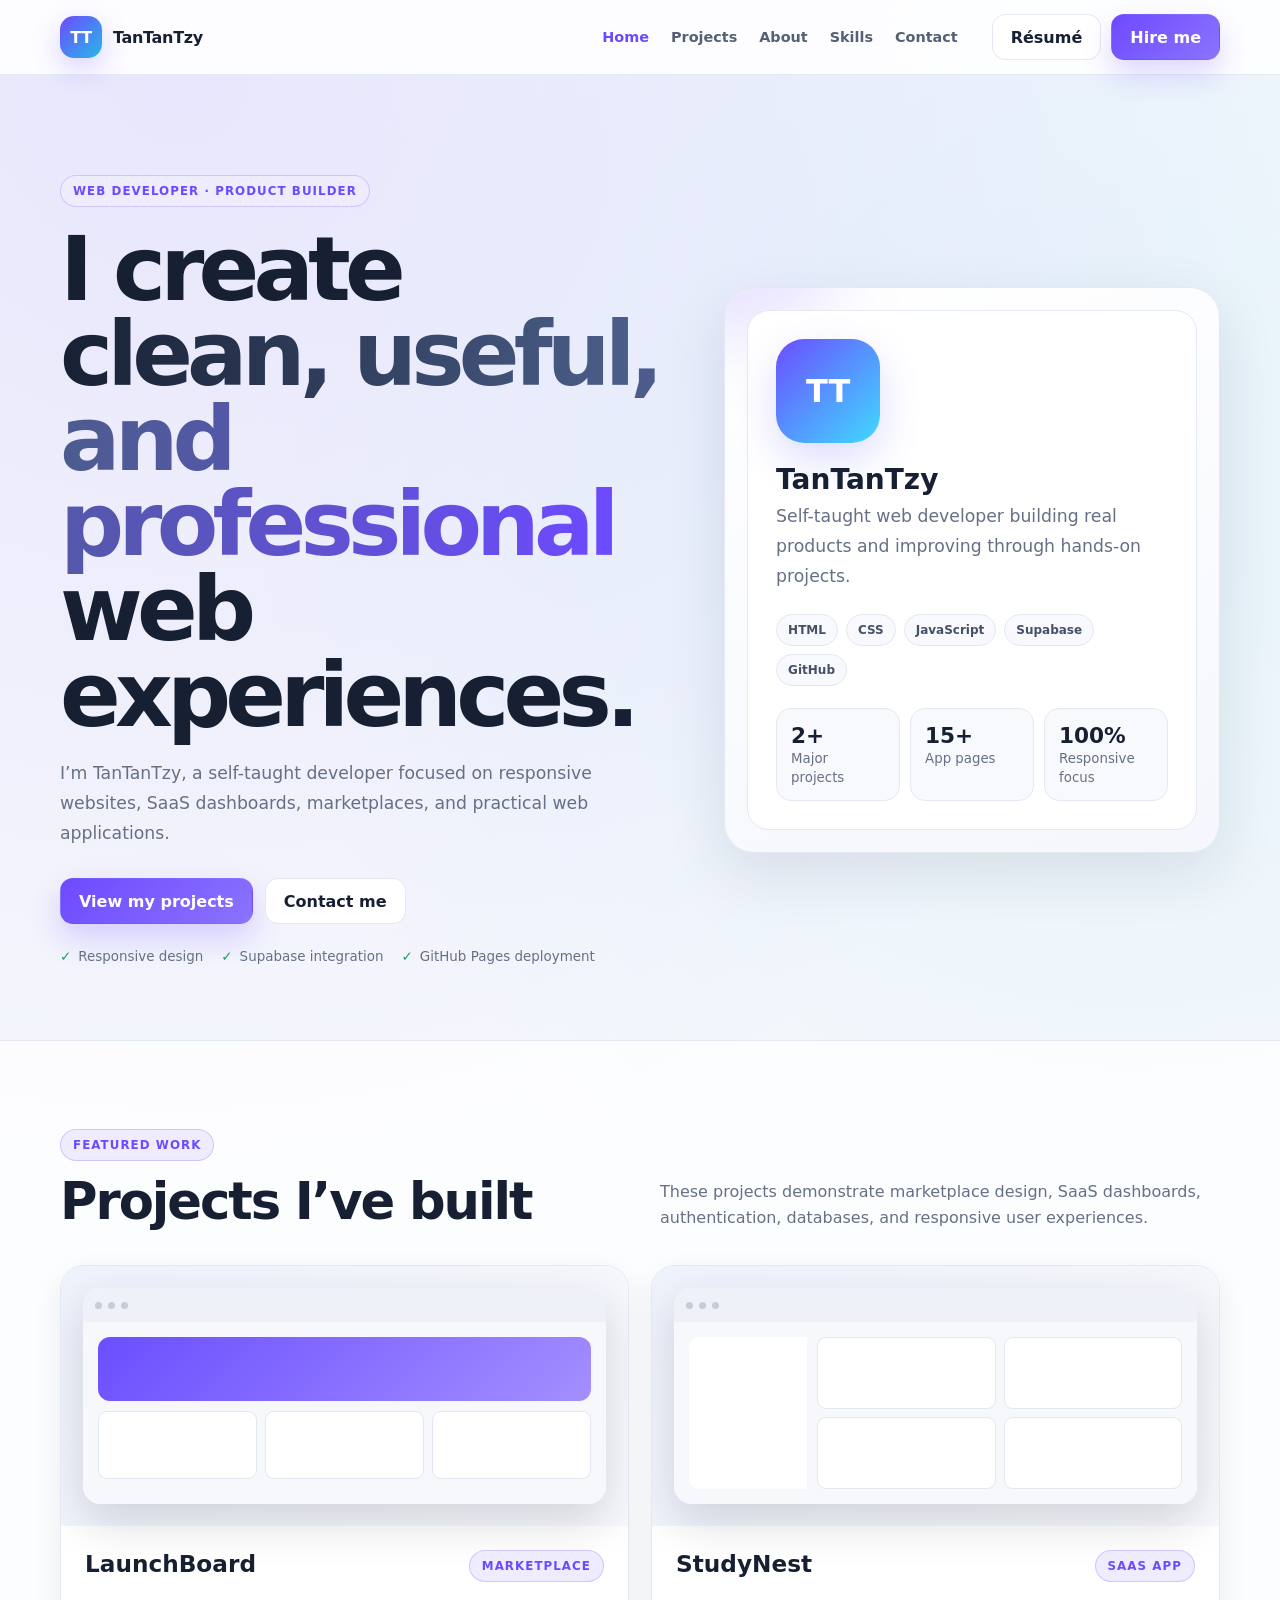
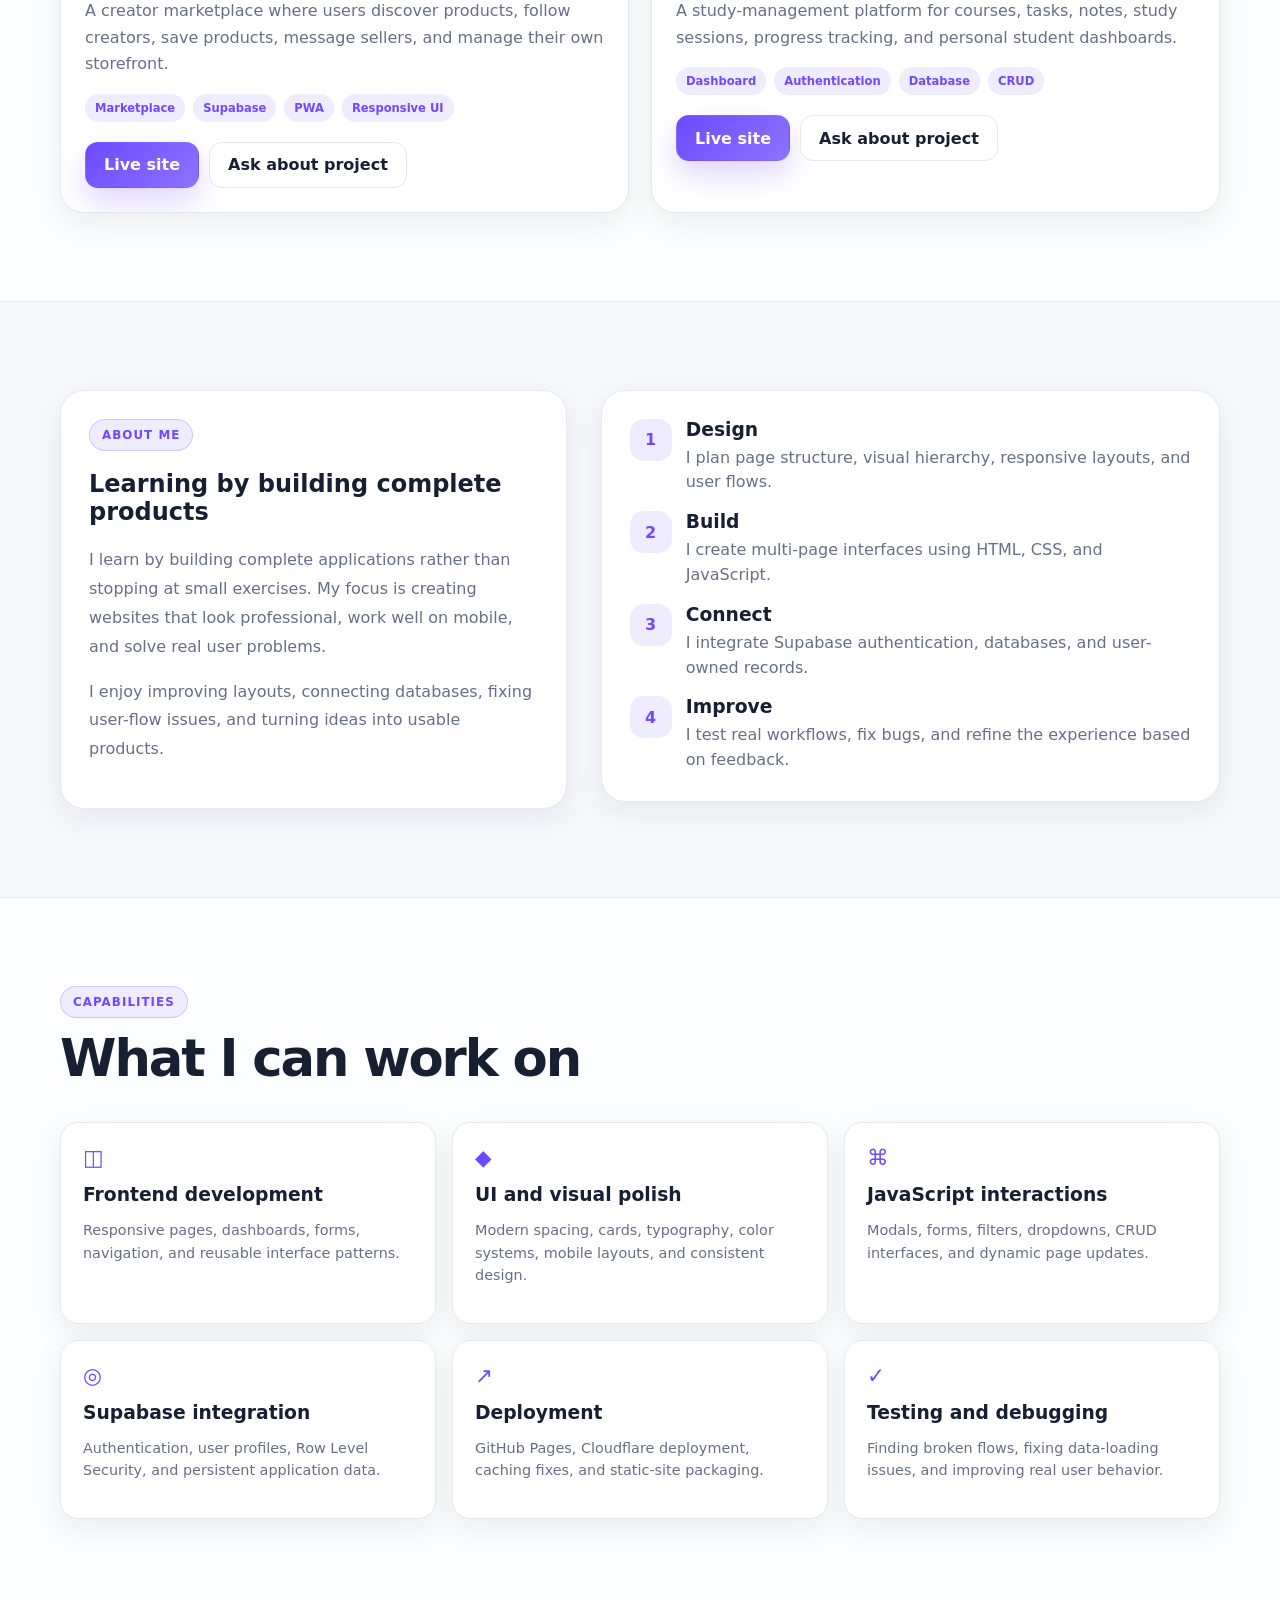
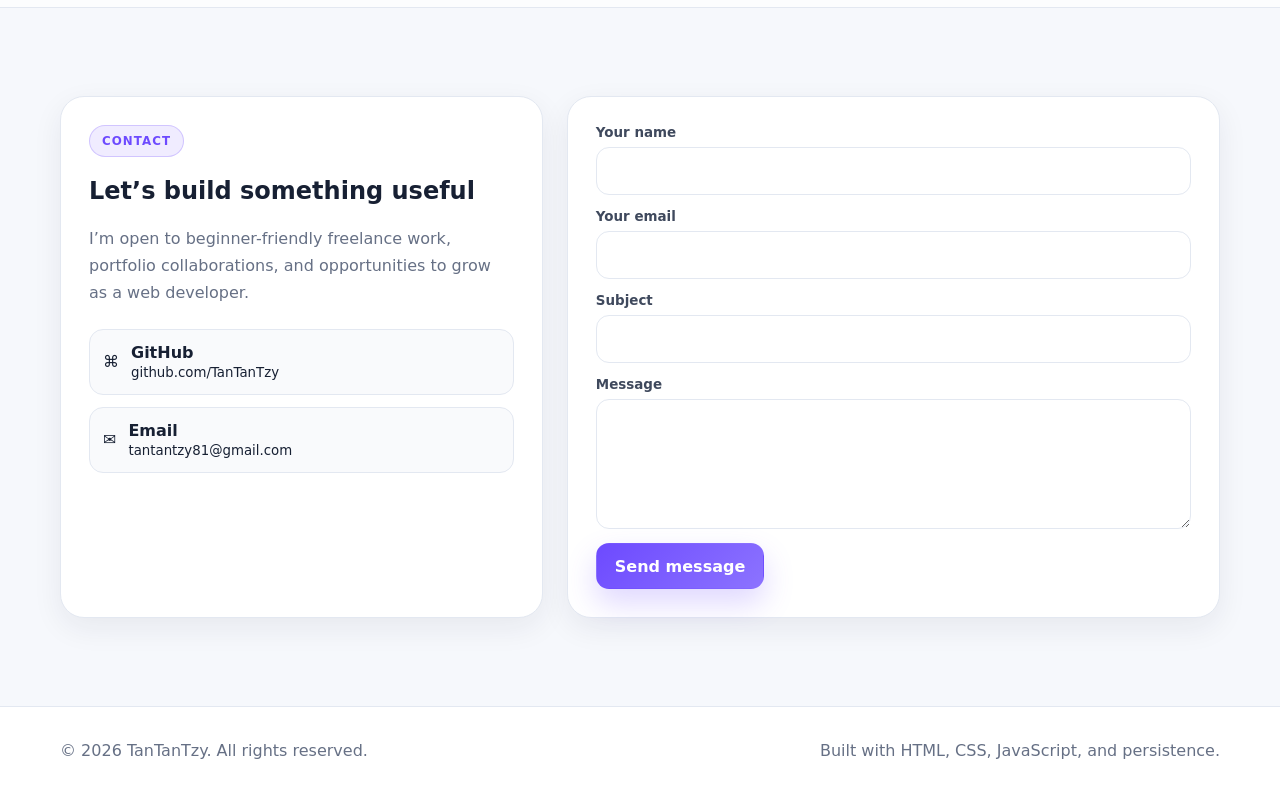
<file: index.html>
<!doctype html>
<html lang="en">
<head>
  <meta charset="utf-8">
  <meta name="viewport" content="width=device-width,initial-scale=1">
  <meta name="description" content="TanTanTzy portfolio — web developer and creator of LaunchBoard and StudyNest.">
  <title>TanTanTzy — Web Developer Portfolio</title>
  <link rel="stylesheet" href="styles.css">
  <script defer src="app.js"></script>
</head>
<body>
<header class="topbar">
  <div class="container nav">
    <a class="brand" href="#home"><span class="brand-mark">TT</span>TanTanTzy</a>
    <nav class="navlinks">
      <a href="#home" class="active">Home</a>
      <a href="#projects">Projects</a>
      <a href="#about">About</a>
      <a href="#skills">Skills</a>
      <a href="#contact">Contact</a>
    </nav>
    <div class="nav-actions">
      <a class="btn btn-secondary" href="resume.html">Résumé</a>
      <a class="btn btn-primary" href="#contact">Hire me</a>
    </div>
  </div>
</header>

<main>
<section class="hero" id="home">
  <div class="container hero-grid">
    <div>
      <span class="eyebrow">Web developer · Product builder</span>
      <h1>I create <span class="gradient-text">clean, useful, and professional</span> web experiences.</h1>
      <p>I’m TanTanTzy, a self-taught developer focused on responsive websites, SaaS dashboards, marketplaces, and practical web applications.</p>
      <div class="hero-actions">
        <a class="btn btn-primary" href="#projects">View my projects</a>
        <a class="btn btn-secondary" href="#contact">Contact me</a>
      </div>
      <div class="hero-meta">
        <span>Responsive design</span>
        <span>Supabase integration</span>
        <span>GitHub Pages deployment</span>
      </div>
    </div>
    <div class="hero-card">
      <div class="profile-panel">
        <div class="profile-avatar">TT</div>
        <h2>TanTanTzy</h2>
        <p>Self-taught web developer building real products and improving through hands-on projects.</p>
        <div class="skill-pills">
          <span>HTML</span><span>CSS</span><span>JavaScript</span><span>Supabase</span><span>GitHub</span>
        </div>
        <div class="profile-stats">
          <div class="profile-stat"><strong>2+</strong><small>Major projects</small></div>
          <div class="profile-stat"><strong>15+</strong><small>App pages</small></div>
          <div class="profile-stat"><strong>100%</strong><small>Responsive focus</small></div>
        </div>
      </div>
    </div>
  </div>
</section>

<section class="section section-soft" id="projects">
  <div class="container">
    <div class="section-head">
      <div><span class="eyebrow">Featured work</span><h2>Projects I’ve built</h2></div>
      <p>These projects demonstrate marketplace design, SaaS dashboards, authentication, databases, and responsive user experiences.</p>
    </div>

    <div class="project-grid">
      <article class="project-card">
        <div class="project-visual">
          <div class="browser">
            <div class="browser-bar"><i></i><i></i><i></i></div>
            <div class="browser-body"><div class="lb-hero"></div><div class="lb-grid"><span></span><span></span><span></span></div></div>
          </div>
        </div>
        <div class="project-copy">
          <div class="project-top"><h3>LaunchBoard</h3><span class="eyebrow">Marketplace</span></div>
          <p>A creator marketplace where users discover products, follow creators, save products, message sellers, and manage their own storefront.</p>
          <div class="tags"><span>Marketplace</span><span>Supabase</span><span>PWA</span><span>Responsive UI</span></div>
          <div class="project-actions">
            <a class="btn btn-primary" href="https://launchboard.chayentot.workers.dev" target="_blank" rel="noopener">Live site</a>
            <a class="btn btn-secondary" href="#contact">Ask about project</a>
          </div>
        </div>
      </article>

      <article class="project-card">
        <div class="project-visual">
          <div class="browser">
            <div class="browser-bar"><i></i><i></i><i></i></div>
            <div class="browser-body"><div class="sn-sidebar"></div><div class="sn-main"><span></span><span></span><span></span><span></span></div></div>
          </div>
        </div>
        <div class="project-copy">
          <div class="project-top"><h3>StudyNest</h3><span class="eyebrow">SaaS app</span></div>
          <p>A study-management platform for courses, tasks, notes, study sessions, progress tracking, and personal student dashboards.</p>
          <div class="tags"><span>Dashboard</span><span>Authentication</span><span>Database</span><span>CRUD</span></div>
          <div class="project-actions">
            <a class="btn btn-primary" href="https://tantantzy.github.io/studynest/" target="_blank" rel="noopener">Live site</a>
            <a class="btn btn-secondary" href="#contact">Ask about project</a>
          </div>
        </div>
      </article>
    </div>
  </div>
</section>

<section class="section" id="about">
  <div class="container about-grid">
    <article class="about-card">
      <span class="eyebrow">About me</span>
      <h2>Learning by building complete products</h2>
      <p>I learn by building complete applications rather than stopping at small exercises. My focus is creating websites that look professional, work well on mobile, and solve real user problems.</p>
      <p>I enjoy improving layouts, connecting databases, fixing user-flow issues, and turning ideas into usable products.</p>
    </article>
    <article class="skills-card">
      <div class="timeline">
        <div class="timeline-item"><span class="timeline-dot">1</span><div><h3>Design</h3><p>I plan page structure, visual hierarchy, responsive layouts, and user flows.</p></div></div>
        <div class="timeline-item"><span class="timeline-dot">2</span><div><h3>Build</h3><p>I create multi-page interfaces using HTML, CSS, and JavaScript.</p></div></div>
        <div class="timeline-item"><span class="timeline-dot">3</span><div><h3>Connect</h3><p>I integrate Supabase authentication, databases, and user-owned records.</p></div></div>
        <div class="timeline-item"><span class="timeline-dot">4</span><div><h3>Improve</h3><p>I test real workflows, fix bugs, and refine the experience based on feedback.</p></div></div>
      </div>
    </article>
  </div>
</section>

<section class="section section-soft" id="skills">
  <div class="container">
    <div class="section-head"><div><span class="eyebrow">Capabilities</span><h2>What I can work on</h2></div></div>
    <div class="skills-grid">
      <article class="skill-card"><span>◫</span><h3>Frontend development</h3><p>Responsive pages, dashboards, forms, navigation, and reusable interface patterns.</p></article>
      <article class="skill-card"><span>◆</span><h3>UI and visual polish</h3><p>Modern spacing, cards, typography, color systems, mobile layouts, and consistent design.</p></article>
      <article class="skill-card"><span>⌘</span><h3>JavaScript interactions</h3><p>Modals, forms, filters, dropdowns, CRUD interfaces, and dynamic page updates.</p></article>
      <article class="skill-card"><span>◎</span><h3>Supabase integration</h3><p>Authentication, user profiles, Row Level Security, and persistent application data.</p></article>
      <article class="skill-card"><span>↗</span><h3>Deployment</h3><p>GitHub Pages, Cloudflare deployment, caching fixes, and static-site packaging.</p></article>
      <article class="skill-card"><span>✓</span><h3>Testing and debugging</h3><p>Finding broken flows, fixing data-loading issues, and improving real user behavior.</p></article>
    </div>
  </div>
</section>

<section class="section" id="contact">
  <div class="container contact-grid">
    <article class="contact-card">
      <span class="eyebrow">Contact</span>
      <h2>Let’s build something useful</h2>
      <p>I’m open to beginner-friendly freelance work, portfolio collaborations, and opportunities to grow as a web developer.</p>
      <div class="contact-list">
        <a class="contact-item" href="https://github.com/TanTanTzy" target="_blank" rel="noopener"><span>⌘</span><div><strong>GitHub</strong><br><small>github.com/TanTanTzy</small></div></a>
        <button class="contact-item" id="copyEmail" type="button"><span>✉</span><div><strong>Email</strong><br><small>tantantzy81@gmail.com</small></div></button>
      </div>
    </article>
    <form class="contact-form" id="contactForm">
      <div class="field"><label>Your name</label><input class="input" name="name" required></div>
      <div class="field"><label>Your email</label><input class="input" type="email" name="email" required></div>
      <div class="field"><label>Subject</label><input class="input" name="subject" required></div>
      <div class="field"><label>Message</label><textarea class="input" name="message" required></textarea></div>
      <button class="btn btn-primary" type="submit">Send message</button>
    </form>
  </div>
</section>
</main>

<footer class="footer">
  <div class="container footer-row">
    <span>© 2026 TanTanTzy. All rights reserved.</span>
    <span>Built with HTML, CSS, JavaScript, and persistence.</span>
  </div>
</footer>
</body>
</html>
</file>
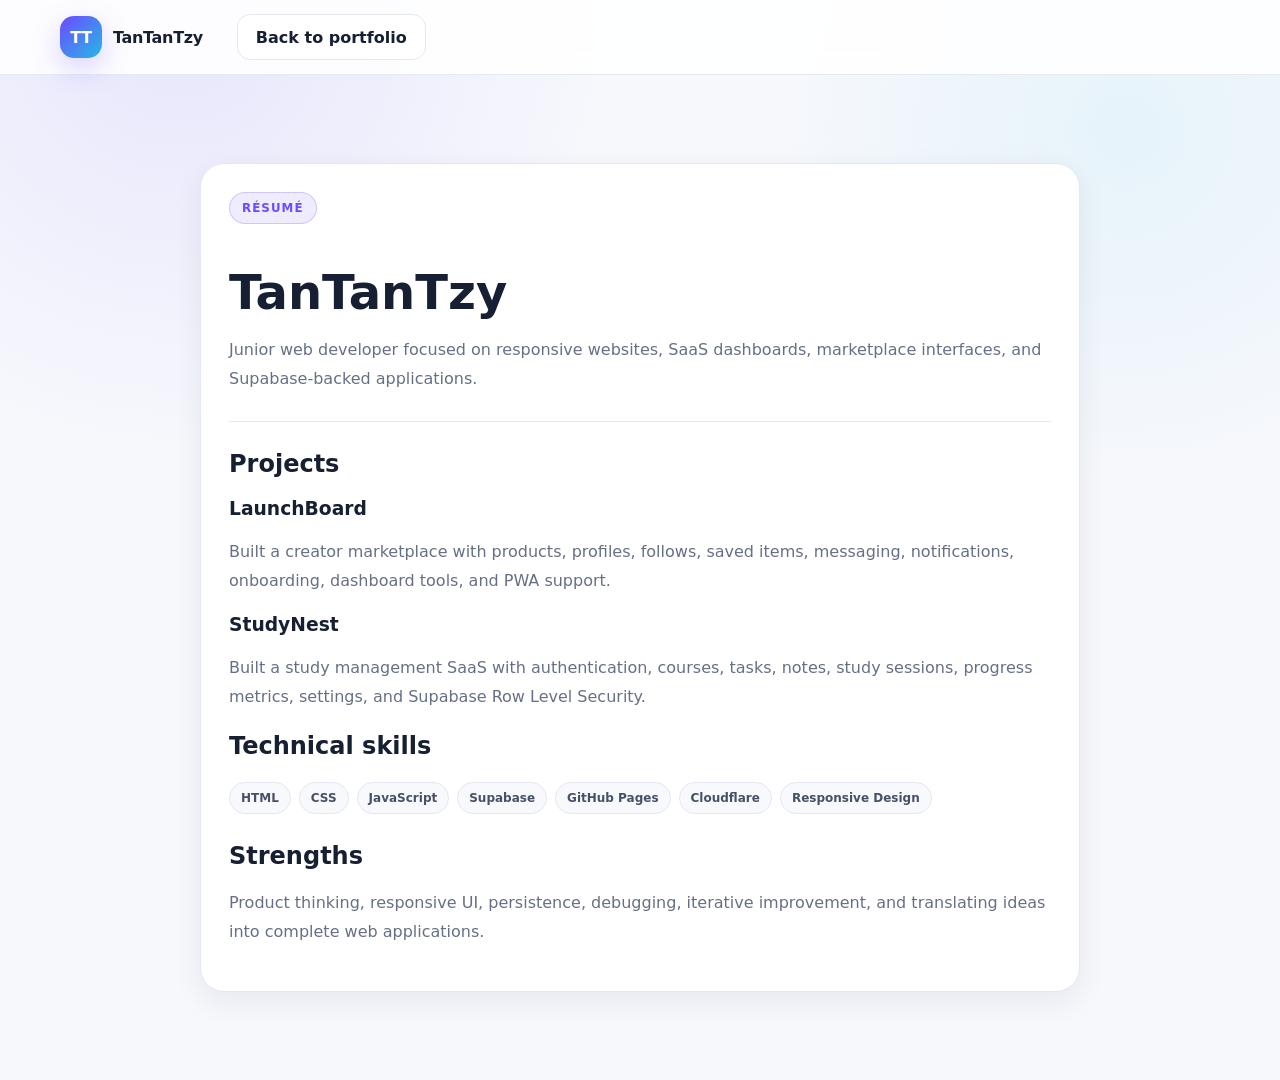
<file: resume.html>
<!doctype html>
<html lang="en">
<head>
<meta charset="utf-8"><meta name="viewport" content="width=device-width,initial-scale=1">
<title>Résumé · TanTanTzy</title><link rel="stylesheet" href="styles.css">
</head>
<body>
<header class="topbar"><div class="container nav"><a class="brand" href="index.html"><span class="brand-mark">TT</span>TanTanTzy</a><div class="nav-actions"><a class="btn btn-secondary" href="index.html">Back to portfolio</a></div></div></header>
<main class="section">
  <div class="container" style="max-width:880px">
    <article class="about-card">
      <span class="eyebrow">Résumé</span>
      <h1 style="font-size:3rem;margin-bottom:8px">TanTanTzy</h1>
      <p>Junior web developer focused on responsive websites, SaaS dashboards, marketplace interfaces, and Supabase-backed applications.</p>
      <hr style="border:0;border-top:1px solid var(--line);margin:28px 0">
      <h2>Projects</h2>
      <h3>LaunchBoard</h3>
      <p>Built a creator marketplace with products, profiles, follows, saved items, messaging, notifications, onboarding, dashboard tools, and PWA support.</p>
      <h3>StudyNest</h3>
      <p>Built a study management SaaS with authentication, courses, tasks, notes, study sessions, progress metrics, settings, and Supabase Row Level Security.</p>
      <h2>Technical skills</h2>
      <div class="skill-pills"><span>HTML</span><span>CSS</span><span>JavaScript</span><span>Supabase</span><span>GitHub Pages</span><span>Cloudflare</span><span>Responsive Design</span></div>
      <h2 style="margin-top:28px">Strengths</h2>
      <p>Product thinking, responsive UI, persistence, debugging, iterative improvement, and translating ideas into complete web applications.</p>
    </article>
  </div>
</main>
</body>
</html>
</file>
<file: styles.css>
:root{
  --bg:#f6f8fc;
  --bg-soft:#ffffff;
  --surface:#ffffff;
  --surface-2:#eef3fb;
  --text:#172033;
  --muted:#667085;
  --line:#e3e8f1;
  --primary:#6d4aff;
  --primary-2:#5736e8;
  --cyan:#27b8e6;
  --green:#1f9d68;
  --shadow:0 20px 60px rgba(23,32,51,.10);
  --shadow-soft:0 10px 30px rgba(23,32,51,.07);
  --radius:24px;
}
*{box-sizing:border-box}
html{scroll-behavior:smooth}
body{
  margin:0;
  font-family:Inter,ui-sans-serif,system-ui,-apple-system,BlinkMacSystemFont,"Segoe UI",sans-serif;
  color:var(--text);
  background:
    radial-gradient(circle at 14% 2%,rgba(109,74,255,.10),transparent 28%),
    radial-gradient(circle at 88% 12%,rgba(39,184,230,.08),transparent 24%),
    var(--bg);
}
a{color:inherit;text-decoration:none}
img{display:block;max-width:100%}
button,input,textarea{font:inherit}
button{cursor:pointer}
.container{width:min(1160px,calc(100% - 32px));margin:auto}
.topbar{
  position:sticky;top:0;z-index:50;
  border-bottom:1px solid rgba(227,232,241,.9);
  background:rgba(255,255,255,.88);
  backdrop-filter:blur(16px);
}
.nav{min-height:74px;display:flex;align-items:center;gap:24px}
.brand{display:flex;align-items:center;gap:11px;font-weight:900;letter-spacing:-.02em}
.brand-mark{
  width:42px;height:42px;border-radius:14px;display:grid;place-items:center;
  background:linear-gradient(135deg,var(--primary),var(--cyan));color:#fff;
  box-shadow:0 10px 28px rgba(109,74,255,.25);
}
.navlinks{display:flex;align-items:center;gap:22px;margin-left:auto}
.navlinks a{font-size:.9rem;color:#566074;font-weight:750}
.navlinks a:hover,.navlinks a.active{color:var(--primary)}
.nav-actions{display:flex;align-items:center;gap:10px;margin-left:10px}
.btn{
  min-height:46px;padding:0 18px;border-radius:13px;border:1px solid transparent;
  display:inline-flex;align-items:center;justify-content:center;gap:8px;
  font-weight:850;transition:.2s ease;
}
.btn:hover{transform:translateY(-2px)}
.btn-primary{
  background:linear-gradient(135deg,var(--primary),#8c73ff);color:#fff;
  box-shadow:0 14px 30px rgba(109,74,255,.22)
}
.btn-primary:hover{background:linear-gradient(135deg,var(--primary-2),#7b62f0)}
.btn-secondary{border-color:var(--line);background:#fff;color:var(--text)}
.btn-ghost{background:transparent;border-color:var(--line)}
.hero{padding:100px 0 76px;overflow:hidden}
.hero-grid{display:grid;grid-template-columns:1.1fr .9fr;gap:58px;align-items:center}
.eyebrow{
  display:inline-flex;align-items:center;gap:8px;
  padding:8px 12px;border:1px solid rgba(109,74,255,.24);
  border-radius:999px;background:#f0ecff;
  color:var(--primary);font-size:.74rem;font-weight:900;letter-spacing:.09em;text-transform:uppercase
}
.hero h1{font-size:clamp(3rem,7vw,5.7rem);line-height:.95;letter-spacing:-.065em;margin:20px 0}
.gradient-text{
  background:linear-gradient(90deg,#172033 0%,#4a5d87 42%,#6d4aff 100%);
  -webkit-background-clip:text;background-clip:text;color:transparent;
}
.hero p{max-width:650px;color:var(--muted);font-size:1.08rem;line-height:1.75}
.hero-actions{display:flex;flex-wrap:wrap;gap:12px;margin-top:30px}
.hero-meta{display:flex;flex-wrap:wrap;gap:18px;margin-top:25px;color:var(--muted);font-size:.84rem}
.hero-meta span::before{content:"✓";color:var(--green);font-weight:900;margin-right:7px}
.hero-card{
  position:relative;padding:22px;border:1px solid var(--line);border-radius:30px;
  background:linear-gradient(160deg,#fff,#f5f7fc);
  box-shadow:var(--shadow);overflow:hidden
}
.hero-card::before{
  content:"";position:absolute;inset:-30% auto auto -20%;width:220px;height:220px;border-radius:50%;
  background:rgba(109,74,255,.15);filter:blur(35px)
}
.profile-panel{position:relative;z-index:1;padding:28px;border-radius:22px;background:#fff;border:1px solid var(--line)}
.profile-avatar{
  width:104px;height:104px;border-radius:28px;display:grid;place-items:center;
  background:linear-gradient(135deg,#6b4eff,#40d9ff);color:#fff;font-size:2rem;font-weight:900;
  box-shadow:0 16px 42px rgba(80,80,255,.20)
}
.profile-panel h2{font-size:1.75rem;margin:20px 0 5px}
.profile-panel p{margin:0;color:var(--muted)}
.skill-pills{display:flex;flex-wrap:wrap;gap:8px;margin-top:22px}
.skill-pills span{padding:8px 11px;border:1px solid var(--line);border-radius:999px;background:#f8f9fc;font-size:.75rem;font-weight:800;color:#465067}
.profile-stats{display:grid;grid-template-columns:repeat(3,1fr);gap:10px;margin-top:22px}
.profile-stat{padding:14px;border-radius:15px;background:#f8f9fc;border:1px solid var(--line)}
.profile-stat strong{display:block;font-size:1.35rem}
.profile-stat small{color:var(--muted)}
.section{padding:88px 0}
.section-soft{background:rgba(255,255,255,.72);border-top:1px solid var(--line);border-bottom:1px solid var(--line)}
.section-head{display:flex;align-items:flex-end;justify-content:space-between;gap:22px;margin-bottom:34px}
.section-head h2{font-size:clamp(2rem,4vw,3.2rem);letter-spacing:-.04em;margin:10px 0 0}
.section-head p{max-width:560px;color:var(--muted);line-height:1.65;margin:0}
.project-grid{display:grid;grid-template-columns:repeat(2,1fr);gap:22px}
.project-card{
  overflow:hidden;border:1px solid var(--line);border-radius:var(--radius);
  background:#fff;box-shadow:var(--shadow-soft);transition:.25s ease
}
.project-card:hover{transform:translateY(-5px);border-color:rgba(109,74,255,.35);box-shadow:var(--shadow)}
.project-visual{height:260px;padding:22px;background:linear-gradient(135deg,#eef2fb,#f8f9fc);display:grid;place-items:center}
.browser{width:100%;height:100%;border-radius:18px;background:#fff;overflow:hidden;box-shadow:0 18px 45px rgba(23,32,51,.16)}
.browser-bar{height:34px;background:#eef1f7;display:flex;align-items:center;gap:6px;padding:0 12px}
.browser-bar i{width:7px;height:7px;border-radius:50%;background:#c6ccda}
.browser-body{height:calc(100% - 34px);padding:15px;background:#f6f8fc}
.lb-hero{height:42%;border-radius:12px;background:linear-gradient(135deg,#6b4eff,#a48fff);margin-bottom:10px}
.lb-grid{display:grid;grid-template-columns:repeat(3,1fr);gap:8px}
.lb-grid span{height:68px;border-radius:9px;background:#fff;border:1px solid #e2e7f0}
.sn-sidebar{width:24%;height:100%;float:left;background:#fff;border-radius:10px 0 0 10px}
.sn-main{margin-left:26%;height:100%;display:grid;grid-template-columns:repeat(2,1fr);gap:8px}
.sn-main span{border-radius:9px;background:#fff;border:1px solid #e2e7f0}
.project-copy{padding:24px}
.project-top{display:flex;align-items:start;justify-content:space-between;gap:12px}
.project-top h3{font-size:1.45rem;margin:0}
.project-copy p{color:var(--muted);line-height:1.65}
.tags{display:flex;flex-wrap:wrap;gap:8px;margin-top:15px}
.tags span{padding:7px 10px;border-radius:999px;background:#f0ecff;color:var(--primary);font-size:.72rem;font-weight:850}
.project-actions{display:flex;gap:10px;margin-top:20px}
.about-grid{display:grid;grid-template-columns:.9fr 1.1fr;gap:34px;align-items:start}
.about-card,.skills-card,.contact-card,.contact-form{
  padding:28px;border:1px solid var(--line);border-radius:var(--radius);background:#fff;box-shadow:var(--shadow-soft)
}
.about-card p{color:var(--muted);line-height:1.8}
.timeline{display:grid;gap:16px}
.timeline-item{display:grid;grid-template-columns:42px 1fr;gap:14px}
.timeline-dot{width:42px;height:42px;border-radius:14px;display:grid;place-items:center;background:#f0ecff;color:var(--primary);font-weight:900}
.timeline-item h3{margin:0 0 6px}
.timeline-item p{margin:0;color:var(--muted);line-height:1.55}
.skills-grid{display:grid;grid-template-columns:repeat(3,1fr);gap:16px}
.skill-card{padding:22px;border:1px solid var(--line);border-radius:18px;background:#fff;box-shadow:var(--shadow-soft)}
.skill-card span{font-size:1.35rem;color:var(--primary)}
.skill-card h3{margin:14px 0 8px}
.skill-card p{color:var(--muted);font-size:.9rem;line-height:1.55}
.contact-grid{display:grid;grid-template-columns:.85fr 1.15fr;gap:24px}
.contact-card p{color:var(--muted);line-height:1.7}
.contact-list{display:grid;gap:12px;margin-top:22px}
.contact-item{display:flex;align-items:center;gap:12px;padding:13px;border:1px solid var(--line);border-radius:14px;background:#f9fafc;color:var(--text);text-align:left}
.field{display:grid;gap:7px;margin-bottom:14px}
.field label{font-size:.84rem;font-weight:800;color:#3f495d}
.input{width:100%;min-height:48px;border:1px solid var(--line);border-radius:13px;background:#fff;color:var(--text);padding:0 14px;outline:none}
textarea.input{min-height:130px;padding:13px;resize:vertical}
.input:focus{border-color:rgba(109,74,255,.65);box-shadow:0 0 0 4px rgba(109,74,255,.10)}
.footer{padding:34px 0;border-top:1px solid var(--line);color:var(--muted);background:#fff}
.footer-row{display:flex;align-items:center;justify-content:space-between;gap:18px}
.mobile-menu{display:none}
@media(max-width:920px){
  .hero-grid,.about-grid,.contact-grid{grid-template-columns:1fr}
  .project-grid{grid-template-columns:1fr}
  .skills-grid{grid-template-columns:repeat(2,1fr)}
}
@media(max-width:760px){
  .navlinks{display:none}
  .mobile-menu{display:inline-flex}
  .hero{padding-top:60px}
  .hero h1{font-size:3rem}
  .section-head{align-items:flex-start;flex-direction:column}
  .skills-grid{grid-template-columns:1fr}
  .profile-stats{grid-template-columns:1fr}
  .footer-row{align-items:flex-start;flex-direction:column}
  .nav-actions .btn-secondary{display:none}
}
@media(max-width:460px){
  .container{width:min(100% - 22px,1160px)}
  .hero h1{font-size:2.5rem}
  .project-actions,.hero-actions{display:grid}
  .project-actions .btn,.hero-actions .btn{width:100%}
}
</file>
